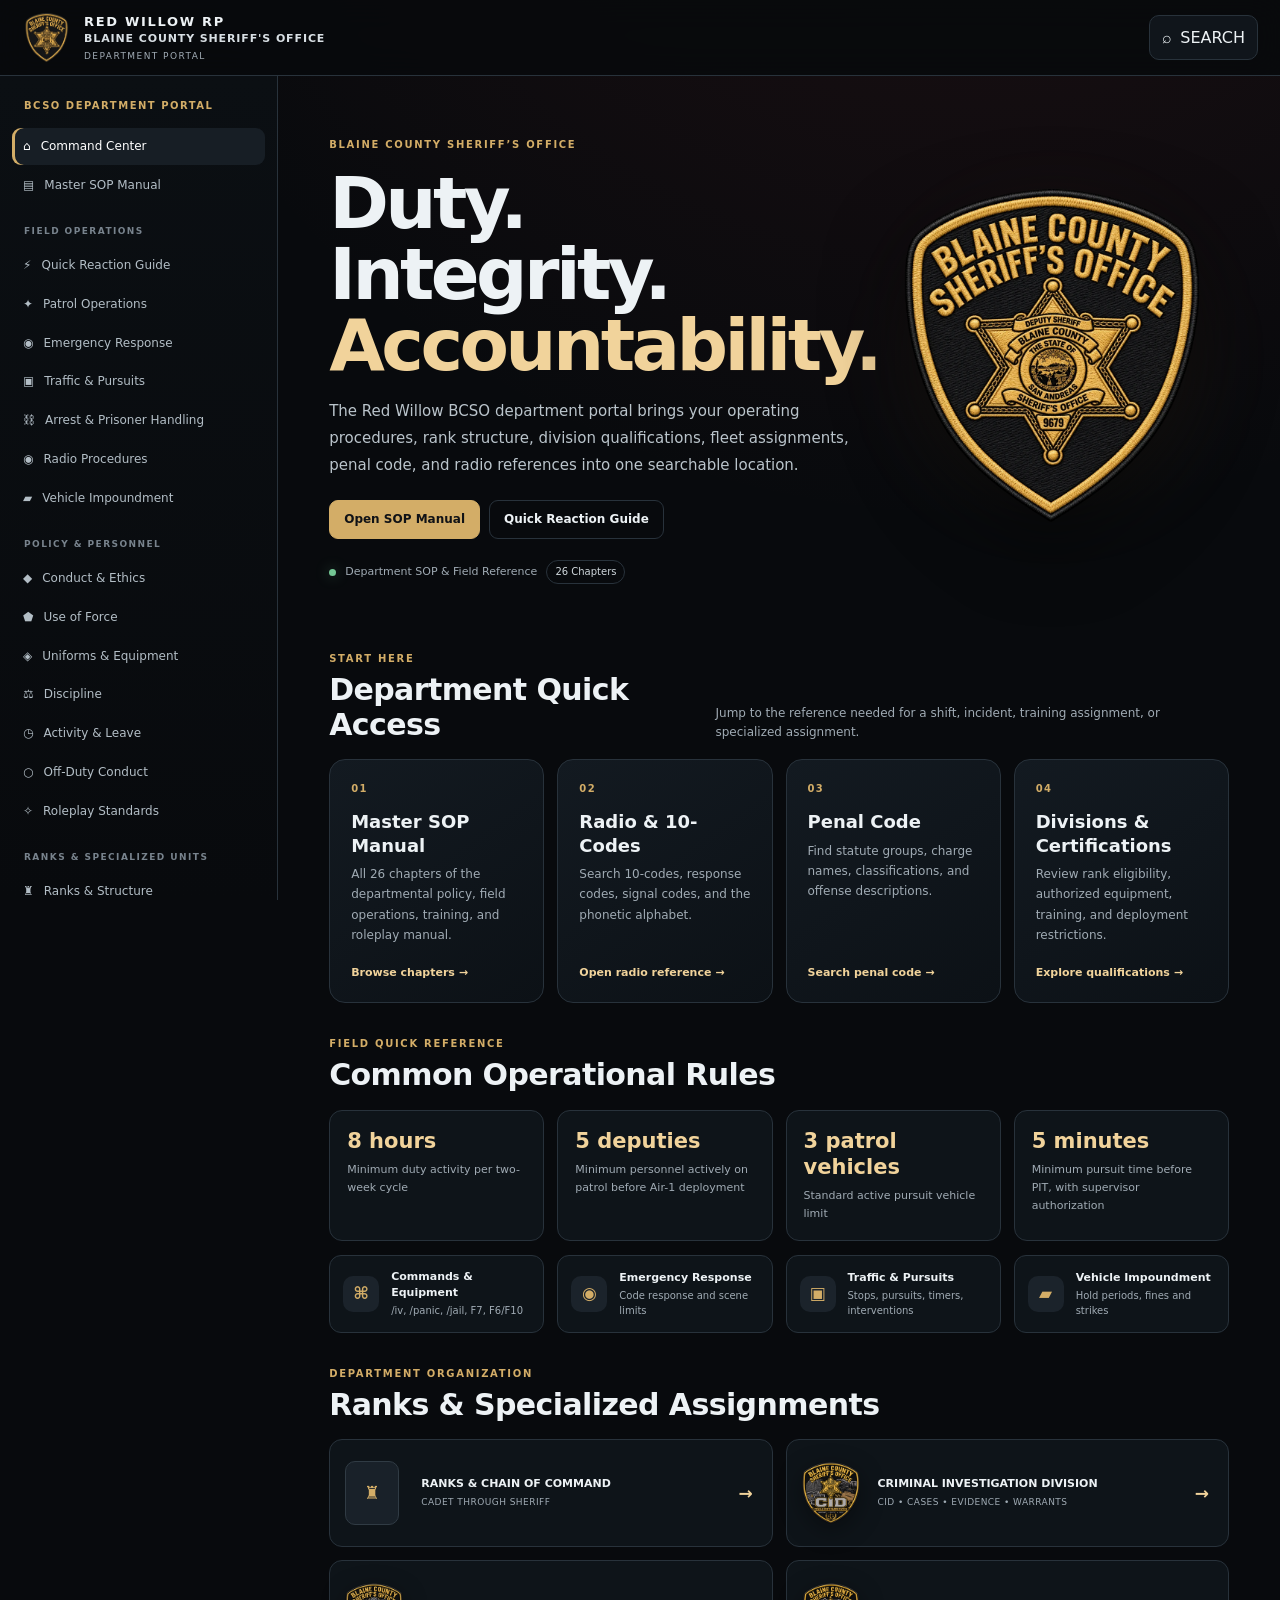
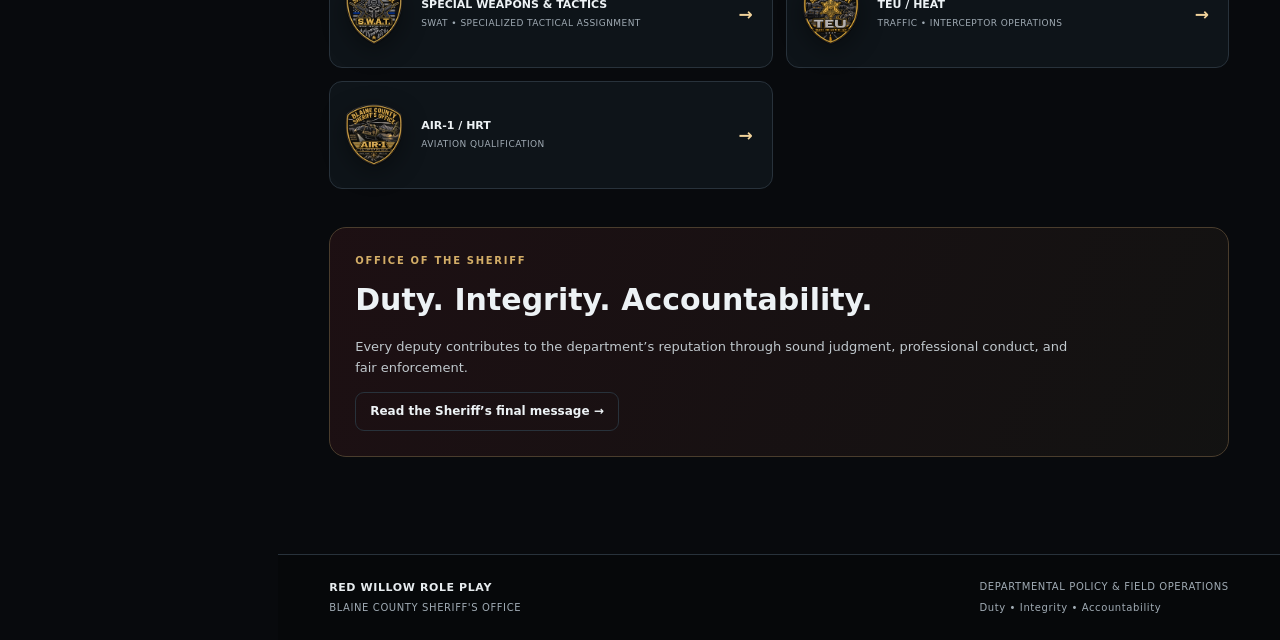
<file: index.html>
<!doctype html>
<html lang="en">
<head>
<meta charset="utf-8"><meta name="viewport" content="width=device-width, initial-scale=1">
<meta name="theme-color" content="#090c10">
<meta name="description" content="Red Willow RP — Blaine County Sheriff's Office Standard Operating Procedures and Department Portal">
<meta property="og:type" content="website">
<meta property="og:site_name" content="Red Willow RP — Blaine County Sheriff's Office">
<meta property="og:title" content="Red Willow BCSO | Department Portal">
<meta property="og:description" content="Department policies, field operations, training, division requirements, and quick references for Red Willow RP's Blaine County Sheriff's Office.">
<meta property="og:url" content="https://curseurgod.github.io/rw-bcso/">
<meta property="og:image" content="https://curseurgod.github.io/rw-bcso/assets/bcso-patch.webp">
<meta property="og:image:alt" content="Blaine County Sheriff's Office patch">
<meta name="twitter:card" content="summary">
<meta name="twitter:title" content="Red Willow BCSO | Department Portal">
<meta name="twitter:description" content="Department policies, field operations, training, division requirements, and quick references for Red Willow RP's Blaine County Sheriff's Office.">
<title>Red Willow BCSO | Department Portal</title>
<link rel="icon" href="assets/bcso-patch.webp" type="image/webp"><link rel="stylesheet" href="styles.css">
</head>
<body>
<div class="app-shell">
<header class="topbar">
  <a class="brand" href="#home" aria-label="Red Willow BCSO Department Portal"><img src="assets/bcso-patch.webp" alt="Blaine County Sheriff's Office patch"><span><b>RED WILLOW RP</b><strong>BLAINE COUNTY SHERIFF'S OFFICE</strong><small>DEPARTMENT PORTAL</small></span></a>
  <div class="top-actions"><button id="searchBtn" class="toolbar-btn" type="button">⌕ <span>SEARCH</span></button><button id="menuBtn" class="toolbar-btn mobile-only" type="button" aria-expanded="false">☰</button></div>
</header>
<aside id="sidebar">
  <div class="side-label">BCSO DEPARTMENT PORTAL</div>
  <a href="#home" data-route="home">⌂ <span>Command Center</span></a>
  <a href="#manual" data-route="manual">▤ <span>Master SOP Manual</span></a>
  <div class="side-heading">FIELD OPERATIONS</div>
  <a href="#quick-reaction" data-route="quick-reaction">⚡ <span>Quick Reaction Guide</span></a>
  <a href="#patrol" data-route="patrol">✦ <span>Patrol Operations</span></a>
  <a href="#response" data-route="response">◉ <span>Emergency Response</span></a>
  <a href="#traffic" data-route="traffic">▣ <span>Traffic & Pursuits</span></a>
  <a href="#arrest" data-route="arrest">⛓ <span>Arrest & Prisoner Handling</span></a>
  <a href="#communications" data-route="communications">◉ <span>Radio Procedures</span></a>
  <a href="#impounding" data-route="impounding">▰ <span>Vehicle Impoundment</span></a>
  <div class="side-heading">POLICY & PERSONNEL</div>
  <a href="#conduct" data-route="conduct">◆ <span>Conduct & Ethics</span></a>
  <a href="#force" data-route="force">⬟ <span>Use of Force</span></a>
  <a href="#uniform" data-route="uniform">◈ <span>Uniforms & Equipment</span></a>
  <a href="#discipline" data-route="discipline">⚖ <span>Discipline</span></a>
  <a href="#activity" data-route="activity">◷ <span>Activity & Leave</span></a>
  <a href="#off-duty" data-route="off-duty">○ <span>Off-Duty Conduct</span></a>
  <a href="#roleplay" data-route="roleplay">✧ <span>Roleplay Standards</span></a>
  <div class="side-heading">RANKS & SPECIALIZED UNITS</div>
  <a href="#structure" data-route="structure">♜ <span>Ranks & Structure</span></a>
  <a href="#certifications" data-route="certifications">★ <span>Certifications</span></a>
  <a href="#vehicles" data-route="vehicles">▤ <span>Authorized Vehicles</span></a>
  <a href="#training" data-route="training">🎓 <span>Academy & FTO</span></a>
  <a href="#cid" data-route="cid">⌕ <span>CID</span></a>
  <a href="#swat" data-route="swat">✚ <span>SWAT</span></a>
  <a href="#teu" data-route="teu">◇ <span>TEU / HEAT</span></a>
  <a href="#air1" data-route="air1">✈ <span>Air-1 / HRT</span></a>
  <div class="side-heading">QUICK REFERENCES</div>
  <a href="#commands" data-route="commands">⌘ <span>Commands & Equipment</span></a>
  <a href="#radio" data-route="radio">◉ <span>Radio / 10-Codes</span></a>
  <a href="#penal-code" data-route="penal-code">§ <span>Penal Code</span></a>
  <a href="#documents" data-route="documents">▧ <span>Forms & Templates</span></a>
  <a href="#wildlife" data-route="wildlife">♧ <span>Wildlife & Hunting</span></a>
  <div class="side-heading">OFFICE OF THE SHERIFF</div>
  <a href="#chapter-26" data-route="chapter-26">✦ <span>Final Message</span></a>
</aside>
<main id="main" tabindex="-1"></main>
<footer><div><b>RED WILLOW ROLE PLAY</b><span>BLAINE COUNTY SHERIFF'S OFFICE</span></div><div><span>DEPARTMENTAL POLICY & FIELD OPERATIONS</span><span>Duty • Integrity • Accountability</span></div></footer>
</div>
<div id="searchModal" class="modal hidden" aria-hidden="true"><div class="modal-card"><button id="closeSearch" class="close" type="button" aria-label="Close search">×</button><div class="eyebrow">PORTAL SEARCH</div><h2>Find a policy, chapter, charge, or radio code</h2><input id="searchInput" type="search" placeholder="Search the department portal…"><div id="searchResults" class="search-results"></div></div></div>
<script src="data/master-sop-data.js"></script><script src="data/penal-code-data.js"></script><script src="data/radio-reference-data.js"></script><script src="data/department-data.js"></script><script src="data/cid-sop-data.js"></script><script src="app.js"></script>
</body></html>
</file>
<file: styles.css>
:root {
  --bg: #080a0d;
  --panel: #10151b;
  --panel-soft: #0d1217;
  --panel-raised: #171e25;
  --line: #28323b;
  --text: #edf2f5;
  --muted: #a0abb4;
  --gold: #d3ad67;
  --gold-light: #f1d39b;
  --red: #b4383d;
  --green: #74c795;
  --radius: 16px;
  --shadow: 0 22px 60px rgba(0, 0, 0, .28);
}

* { box-sizing: border-box; }
html { scroll-behavior: smooth; scroll-padding-top: 90px; }
body {
  margin: 0;
  color: var(--text);
  background: radial-gradient(circle at 76% -18%, rgba(180, 56, 61, .14), transparent 33%), var(--bg);
  font-family: Inter, ui-sans-serif, system-ui, -apple-system, BlinkMacSystemFont, "Segoe UI", Roboto, Arial, sans-serif;
  line-height: 1.6;
}
a { color: inherit; text-decoration: none; }
button, input, select, textarea { font: inherit; }
button, a, input, select, textarea { -webkit-tap-highlight-color: transparent; }
button { cursor: pointer; }
button:focus-visible, a:focus-visible, input:focus-visible, select:focus-visible, textarea:focus-visible, summary:focus-visible { outline: 2px solid var(--gold-light); outline-offset: 3px; }
[hidden] { display: none !important; }

.app-shell { min-height: 100vh; }
.topbar {
  height: 76px; position: sticky; top: 0; z-index: 50;
  display: flex; justify-content: space-between; align-items: center; gap: 16px;
  padding: 0 22px; border-bottom: 1px solid var(--line);
  background: rgba(8, 10, 13, .92); backdrop-filter: blur(16px);
}
.brand { min-width: 0; display: flex; align-items: center; gap: 12px; }
.brand img { width: 50px; height: 50px; object-fit: contain; flex-shrink: 0; }
.brand b, .brand strong, .brand small { display: block; line-height: 1.35; }
.brand b { font-size: 13px; letter-spacing: .13em; }
.brand strong { margin-top: 2px; font-size: 11px; letter-spacing: .08em; color: #d8dfe4; }
.brand small { margin-top: 3px; font-size: 9px; letter-spacing: .16em; color: var(--muted); }
.top-actions { display: flex; align-items: center; gap: 8px; }
.toolbar-btn { display: inline-flex; align-items: center; justify-content: center; gap: 8px; border: 1px solid var(--line); border-radius: 10px; padding: 9px 12px; color: var(--text); background: var(--panel); }
.toolbar-btn:hover { border-color: #66717b; background: var(--panel-raised); }
.mobile-only { display: none; }

#sidebar {
  position: fixed; top: 76px; bottom: 0; left: 0; z-index: 40;
  width: 278px; overflow-y: auto; padding: 18px 12px 32px;
  border-right: 1px solid var(--line);
  background: linear-gradient(180deg, #0b0f13, #080a0d);
  scrollbar-width: thin; scrollbar-color: #2a333b transparent;
}
.side-label { padding: 4px 12px 12px; color: var(--gold); font-size: 10px; font-weight: 900; letter-spacing: .15em; }
.side-heading { padding: 18px 12px 7px; color: #78838d; font-size: 9px; font-weight: 900; letter-spacing: .16em; }
#sidebar a { display: flex; align-items: center; gap: 10px; margin: 2px 0; padding: 10px 11px; border-radius: 9px; color: #b3bec6; font-size: 12px; line-height: 1.4; transition: background .15s, color .15s; }
#sidebar a:hover, #sidebar a.active { background: #171e25; color: #fff; }
#sidebar a.active { box-shadow: inset 3px 0 0 var(--gold); }
#sidebar a:first-letter { color: var(--gold); }
#main { min-height: calc(100vh - 76px); margin-left: 278px; }

.page { width: 100%; max-width: 1500px; margin: 0 auto; padding: 34px clamp(18px, 4vw, 56px) 64px; }
.crumb { display: flex; flex-wrap: wrap; gap: 9px; align-items: center; margin-bottom: 22px; color: var(--muted); font-size: 11px; }
.crumb a { color: var(--gold-light); }
.crumb span:last-child { color: #d8dfe4; }
.page-head { margin: 0 0 24px; padding: 0 0 23px; border-bottom: 1px solid var(--line); }
.page-head h1 { max-width: 1000px; margin: 7px 0 10px; font-size: clamp(30px, 4vw, 44px); line-height: 1.08; letter-spacing: -.035em; }
.page-head p { max-width: 850px; margin: 0; color: var(--muted); font-size: 14px; }
.eyebrow, .kicker { color: var(--gold); font-size: 10px; font-weight: 900; letter-spacing: .17em; text-transform: uppercase; }

.hero { display: grid; grid-template-columns: minmax(0, 1.2fr) minmax(220px, .8fr); align-items: center; gap: 28px; min-height: 425px; padding: 20px 0 34px; }
.hero-copy { min-width: 0; }
.hero h1 { margin: 12px 0 17px; font-size: clamp(43px, 5.7vw, 72px); line-height: .99; letter-spacing: -.05em; }
.hero h1 em { color: var(--gold-light); font-style: normal; }
.hero-lead { max-width: 760px; color: #bac4cb; font-size: 15px; line-height: 1.8; }
.hero-actions, .form-actions, .unit-link-row, .chapter-nav { display: flex; flex-wrap: wrap; align-items: center; gap: 9px; margin-top: 21px; }
.btn, .btn-mini { display: inline-flex; align-items: center; justify-content: center; gap: 8px; border: 1px solid var(--line); border-radius: 9px; padding: 10px 14px; color: var(--text); background: var(--panel); font-size: 12px; font-weight: 800; line-height: 1.4; }
.btn:hover, .btn-mini:hover { border-color: #59656f; background: var(--panel-raised); }
.btn-primary, .btn-mini-gold { border-color: var(--gold); background: var(--gold); color: #101216; }
.btn-primary:hover, .btn-mini-gold:hover { border-color: var(--gold-light); background: var(--gold-light); }
.btn-ghost { background: transparent; }
.hero-patch { display: grid; place-items: center; position: relative; min-width: 0; }
.hero-patch img { display: block; position: relative; z-index: 1; width: min(350px, 90%); height: auto; filter: drop-shadow(0 25px 38px rgba(0, 0, 0, .52)); }
.patch-glow { position: absolute; width: 70%; aspect-ratio: 1; border-radius: 50%; background: rgba(211, 173, 103, .13); filter: blur(46px); }
.status-row { display: flex; align-items: center; flex-wrap: wrap; gap: 9px; margin-top: 21px; color: var(--muted); font-size: 11px; }
.status-dot { width: 7px; height: 7px; border-radius: 50%; background: var(--green); box-shadow: 0 0 14px rgba(116, 199, 149, .45); }
.pill { display: inline-block; border: 1px solid var(--line); border-radius: 999px; padding: 3px 8px; color: #d0d8dd; font-size: 10px; }

.section { margin: 33px 0; }
.section-head { display: flex; justify-content: space-between; align-items: end; gap: 22px; margin: 0 0 17px; }
.section-head h2 { margin: 6px 0 0; font-size: clamp(23px, 2.8vw, 30px); line-height: 1.15; letter-spacing: -.02em; }
.section-head p { max-width: 560px; margin: 0; color: var(--muted); font-size: 12px; }
.compact-head { margin-top: 0; }
.card-grid, .facts-grid, .quick-grid, .rank-grid, .cert-grid, .division-detail-grid, .chapter-grid, .division-grid, .grid2, .two-col, .manual-intro, .application-layout { display: grid; gap: 13px; }
.card-grid { grid-template-columns: repeat(4, minmax(0, 1fr)); }
.feature-card, .chapter-card { display: flex; min-width: 0; flex-direction: column; min-height: 190px; padding: 21px; border: 1px solid var(--line); border-radius: var(--radius); background: linear-gradient(145deg, #131a21, #0c1116); transition: transform .18s, border-color .18s; }
.feature-card:hover, .chapter-card:hover { transform: translateY(-3px); border-color: #606c76; }
.card-kicker, .chapter-number { color: var(--gold); font-size: 10px; font-weight: 900; letter-spacing: .14em; }
.feature-card h3, .chapter-card h3 { margin: 13px 0 7px; font-size: 18px; line-height: 1.3; }
.feature-card p, .chapter-card p { margin: 0; color: var(--muted); font-size: 12px; line-height: 1.7; }
.card-link { margin-top: auto; padding-top: 18px; color: var(--gold-light); font-size: 11px; font-weight: 900; }
.four-cards { grid-template-columns: repeat(4, minmax(0, 1fr)); }
.facts-grid { grid-template-columns: repeat(4, minmax(0, 1fr)); }
.fact-card { min-width: 0; padding: 17px; border: 1px solid var(--line); border-radius: 13px; background: #0e1419; }
.fact-card strong { display: block; color: var(--gold-light); font-size: 21px; line-height: 1.25; }
.fact-card span { display: block; margin-top: 7px; color: var(--muted); font-size: 11px; line-height: 1.65; }
.compact-facts { margin: 20px 0; }
.compact-facts .fact-card strong { font-size: 16px; }
.quick-grid { grid-template-columns: repeat(4, minmax(0, 1fr)); margin-top: 14px; }
.quick { display: grid; grid-template-columns: 38px minmax(0, 1fr); grid-template-rows: auto auto; gap: 4px 10px; align-items: center; padding: 13px; border: 1px solid var(--line); border-radius: 12px; background: #0e1419; transition: border-color .15s, transform .15s; }
.quick:hover { border-color: #606c76; transform: translateY(-2px); }
.quick b { grid-row: 1 / span 2; display: grid; place-items: center; width: 36px; height: 36px; border-radius: 10px; color: var(--gold); background: #1b232b; font-size: 17px; }
.quick span { font-size: 11px; font-weight: 900; line-height: 1.4; }
.quick small { color: var(--muted); font-size: 10px; line-height: 1.45; }
.division-grid { grid-template-columns: repeat(2, minmax(0, 1fr)); }
.division { display: grid; grid-template-columns: 44px minmax(0, 1fr) 20px; align-items: center; gap: 12px; padding: 15px; border: 1px solid var(--line); border-radius: 13px; background: #0e1419; }
.division:hover { border-color: #606c76; }
.division-icon, .cert-icon { display: grid; place-items: center; width: 44px; height: 44px; border-radius: 12px; border: 1px solid #303b44; background: #192129; color: var(--gold); font-size: 18px; }
.division b, .division small { display: block; }
.division b { font-size: 11px; line-height: 1.45; }
.division small { margin-top: 4px; color: var(--muted); font-size: 9px; letter-spacing: .05em; line-height: 1.5; }
.division > span:last-child { color: var(--gold-light); }
.closing-panel { margin-top: 38px; padding: 25px; border: 1px solid #4a3d2d; border-radius: 17px; background: linear-gradient(115deg, rgba(180, 56, 61, .12), rgba(211, 173, 103, .05)); }
.closing-panel h2 { margin: 7px 0; font-size: clamp(23px, 3vw, 30px); }
.closing-panel p { max-width: 720px; color: #c0c8cd; font-size: 13px; }
.motto { color: var(--gold-light); font-size: 10px; font-weight: 900; letter-spacing: .19em; }

.policy, .panel, .chapter-excerpt, .rank-card, .cert-card, .division-detail, .source-sop-body { min-width: 0; border: 1px solid var(--line); border-radius: 15px; background: linear-gradient(145deg, #11171d, #0c1115); }
.policy { margin: 12px 0; padding: 20px; }
.policy h2, .policy h3 { margin-top: 0; }
.policy p, .policy li { color: #c1cbd1; font-size: 13px; }
.panel { padding: 23px; box-shadow: var(--shadow); }
.panel h2 { margin: 5px 0 12px; font-size: 22px; }
.panel p { color: var(--muted); font-size: 13px; }
.manual-intro { grid-template-columns: repeat(2, minmax(0, 1fr)); }
.chapter-group { margin: 29px 0; }
.chapter-grid { grid-template-columns: repeat(3, minmax(0, 1fr)); }
.chapter-card { min-height: 166px; padding: 18px; }
.chapter-card h3 { font-size: 16px; }
.chapter-excerpt { margin: 18px 0; padding: 20px; }
.chapter-excerpt h2 { margin-top: 5px; }
.chapter-shortcuts { margin: 25px 0; }
.chapter-shortcuts > h2 { margin: 14px 0; font-size: 22px; }
.rank-grid { grid-template-columns: repeat(3, minmax(0, 1fr)); margin: 17px 0; }
.rank-card { padding: 18px; }
.rank-card h3 { margin: 8px 0; font-size: 17px; }
.rank-card p { margin: 0; color: var(--muted); font-size: 12px; }
.cert-grid { grid-template-columns: repeat(2, minmax(0, 1fr)); }
.cert-card { padding: 21px; }
.cert-card h2 { margin: 12px 0 6px; font-size: 21px; }
.cert-card > p { color: var(--gold-light); font-size: 12px; font-weight: 800; }
.cert-icon { font-size: 20px; }
.division-detail-grid { grid-template-columns: repeat(2, minmax(0, 1fr)); }
.division-detail { padding: 19px; }
.division-detail-head { display: flex; justify-content: space-between; align-items: center; gap: 12px; }
.division-detail h3 { margin: 13px 0 7px; font-size: 19px; }
.division-detail p { color: var(--muted); font-size: 12px; }
.branch-tag { display: inline-block; border: 1px solid var(--line); border-radius: 999px; padding: 4px 8px; color: #d6dde1; font-size: 9px; font-weight: 900; letter-spacing: .1em; }
.clean-list { margin: 10px 0 18px; padding-left: 19px; color: #c3ccd2; }
.clean-list li { margin: 6px 0; font-size: 12px; line-height: 1.65; }

.source-sop-body { margin: 17px 0 24px; padding: clamp(18px, 3vw, 32px); overflow-wrap: anywhere; }
.sop-heading { margin: 31px 0 12px; padding-bottom: 9px; border-bottom: 1px solid rgba(211, 173, 103, .23); color: #f2dbae; font-size: 23px; line-height: 1.28; }
.sop-subheading { margin: 23px 0 8px; color: #e6edf1; font-size: 17px; line-height: 1.35; }
.sop-paragraph { margin: 9px 0 13px; color: #c8d1d7; font-size: 13px; line-height: 1.8; }
.sop-list { margin: 7px 0 18px; padding-left: 24px; color: #c8d1d7; }
.sop-list li { padding: 4px 0; font-size: 13px; line-height: 1.7; }
.sop-list li::marker { color: var(--gold); }
.sop-toc { margin: 14px 0; border: 1px solid var(--line); border-radius: 12px; background: #0c1116; }
.sop-toc summary { cursor: pointer; padding: 13px 15px; color: var(--gold-light); font-size: 12px; font-weight: 900; }
.sop-toc-links { display: grid; grid-template-columns: repeat(2, minmax(0, 1fr)); gap: 5px 15px; padding: 0 15px 15px; }
.sop-toc-links a { color: #c3cdd3; padding: 4px 0; font-size: 11px; }
.sop-toc-links a:hover { color: #fff; }
.chapter-nav { justify-content: space-between; margin-top: 23px; }
.resource-link-card { display: flex; align-items: center; justify-content: space-between; gap: 10px; margin: 8px 0; padding: 14px 16px; border: 1px solid var(--line); border-radius: 11px; background: #10171d; }
.resource-link-card strong { color: #e4ebef; font-size: 12px; }
.resource-link-card span { color: var(--gold-light); font-size: 11px; font-weight: 900; }

.table-wrap { width: 100%; overflow: auto; border: 1px solid var(--line); border-radius: 13px; background: #0c1116; }
.table-wrap table { width: 100%; border-collapse: collapse; min-width: 580px; }
.table-wrap th, .table-wrap td { padding: 12px 14px; border-bottom: 1px solid var(--line); text-align: left; vertical-align: top; }
.table-wrap th { background: #141b22; color: var(--gold); font-size: 9px; font-weight: 900; letter-spacing: .12em; text-transform: uppercase; }
.table-wrap td { color: #cbd4d9; font-size: 12px; line-height: 1.6; }
.table-wrap tr:last-child td { border-bottom: 0; }
.penal-table-wrap table { min-width: 960px; }
.statute-cell { color: var(--gold-light) !important; font-weight: 900; white-space: nowrap; }
.class-chip { display: inline-block; border: 1px solid #355040; border-radius: 999px; padding: 3px 7px; color: #93d7a9; font-size: 10px; white-space: nowrap; }
.reference-count-row { display: flex; flex-wrap: wrap; gap: 10px; margin: 16px 0; }
.reference-count { display: flex; align-items: baseline; gap: 8px; padding: 12px 14px; border: 1px solid var(--line); border-radius: 11px; background: #0d1318; }
.reference-count b { color: var(--gold-light); font-size: 17px; }
.reference-count span { color: var(--muted); font-size: 11px; }
.reference-toolbar { display: grid; grid-template-columns: minmax(0, 1fr) minmax(180px, 300px) auto; align-items: center; gap: 10px; margin: 17px 0; }
.reference-toolbar input, .reference-toolbar select, .application-form input, .application-form select, .application-form textarea, .application-output textarea { width: 100%; min-width: 0; border: 1px solid #323d47; border-radius: 10px; padding: 11px 12px; color: #edf2f5; background: #090d11; outline: none; }
.reference-toolbar input::placeholder, .application-form input::placeholder, .application-form textarea::placeholder { color: #6f7b85; }
.reference-toolbar select, .application-form select { color-scheme: dark; }
.results-count { color: var(--muted); font-size: 10px; white-space: nowrap; }
.phonetic-grid { display: grid; grid-template-columns: repeat(6, minmax(0, 1fr)); gap: 8px; }
.phonetic-item { display: flex; align-items: center; gap: 9px; min-width: 0; padding: 9px; border: 1px solid var(--line); border-radius: 9px; background: #0d1318; color: #d0d8dd; font-size: 11px; }
.phonetic-item b { display: grid; place-items: center; min-width: 27px; height: 27px; border-radius: 7px; color: var(--gold-light); background: #1a2229; }

.command-grid { display: grid; grid-template-columns: repeat(2, minmax(0, 1fr)); gap: 12px; }
.command { display: grid; grid-template-columns: minmax(0, 1fr) auto; align-items: center; gap: 8px 14px; min-width: 0; padding: 15px; border: 1px solid var(--line); border-radius: 12px; background: #0d1318; }
.command code { grid-row: 1 / span 2; align-self: center; color: var(--gold-light); font-size: 15px; overflow-wrap: anywhere; }
.command span { grid-column: 1; color: var(--muted); font-size: 11px; }
.command button { grid-column: 2; grid-row: 1 / span 2; border: 1px solid var(--line); border-radius: 8px; padding: 7px 9px; color: #edf2f5; background: #1a2229; font-size: 11px; }
.command button:hover { border-color: var(--gold); }

.application-layout { grid-template-columns: minmax(0, 1fr) minmax(0, 1fr); align-items: start; }
.application-form p { margin: 8px 0; }
.field-label { display: block; margin: 15px 0 6px; color: #d8e0e4; font-size: 11px; font-weight: 800; }
.application-form textarea { resize: vertical; }
.application-output textarea { min-height: 500px; resize: vertical; font: 11px/1.65 ui-monospace, SFMono-Regular, Consolas, monospace; color: #d8e1e6; }
.form-actions { margin-top: 15px; }
.muted { color: var(--muted); font-size: 11px; line-height: 1.65; }

footer { display: flex; justify-content: space-between; flex-wrap: wrap; gap: 18px; margin-left: 278px; padding: 24px clamp(18px, 4vw, 56px); border-top: 1px solid var(--line); color: var(--muted); background: #06080a; font-size: 10px; letter-spacing: .06em; }
footer b, footer span { display: block; }
footer b { margin-bottom: 4px; color: #e7ecef; font-size: 11px; }
footer span + span { margin-top: 5px; }

.modal { position: fixed; inset: 0; z-index: 100; overflow-y: auto; padding: 7vh 18px; background: rgba(0, 0, 0, .76); backdrop-filter: blur(8px); }
.modal.hidden { display: none; }
.modal-card { position: relative; max-width: 760px; margin: 0 auto; padding: 25px; border: 1px solid #35404a; border-radius: 17px; background: #11171d; box-shadow: 0 35px 100px rgba(0, 0, 0, .6); }
.modal-card h2 { margin: 7px 40px 16px 0; font-size: 23px; line-height: 1.25; }
.modal-card input { width: 100%; padding: 13px 14px; border: 1px solid #323d47; border-radius: 10px; outline: none; color: #fff; background: #090d11; }
.close { position: absolute; top: 15px; right: 15px; display: grid; place-items: center; width: 34px; height: 34px; border: 1px solid var(--line); border-radius: 8px; color: #fff; background: #192128; font-size: 20px; }
.search-results { max-height: 55vh; overflow: auto; margin-top: 11px; }
.result { display: block; padding: 12px 10px; border-top: 1px solid var(--line); border-radius: 5px; }
.result:hover { background: #171e25; }
.result strong, .result small { display: block; }
.result strong { font-size: 12px; }
.result small { margin-top: 3px; color: var(--muted); font-size: 10px; line-height: 1.5; }

@media (max-width: 1180px) {
  .card-grid, .four-cards { grid-template-columns: repeat(2, minmax(0, 1fr)); }
  .quick-grid { grid-template-columns: repeat(2, minmax(0, 1fr)); }
  .chapter-grid { grid-template-columns: repeat(2, minmax(0, 1fr)); }
  .facts-grid { grid-template-columns: repeat(2, minmax(0, 1fr)); }
  .rank-grid { grid-template-columns: repeat(2, minmax(0, 1fr)); }
  .phonetic-grid { grid-template-columns: repeat(4, minmax(0, 1fr)); }
}
@media (max-width: 900px) {
  #sidebar { display: none; top: 76px; bottom: 0; width: min(320px, 88vw); border-right: 1px solid var(--line); box-shadow: 25px 0 65px rgba(0,0,0,.42); }
  #sidebar.mobile-open { display: block; }
  .mobile-only { display: inline-flex; }
  #main, footer { margin-left: 0; }
  .hero { min-height: 0; grid-template-columns: minmax(0, 1fr); padding-top: 24px; }
  .hero-patch { order: -1; justify-self: start; width: 190px; }
  .hero-patch img { width: 180px; }
  .manual-intro, .application-layout { grid-template-columns: minmax(0, 1fr); }
  .division-detail-grid { grid-template-columns: repeat(2, minmax(0, 1fr)); }
  .command-grid { grid-template-columns: minmax(0, 1fr); }
}
@media (max-width: 620px) {
  .topbar { height: 68px; padding: 0 12px; }
  .brand img { width: 42px; height: 42px; }
  .brand b { font-size: 11px; }
  .brand strong { max-width: 210px; font-size: 9px; letter-spacing: .05em; }
  .brand small { font-size: 8px; }
  #sidebar { top: 68px; }
  .toolbar-btn { padding: 8px 10px; }
  .toolbar-btn span { display: none; }
  .page { padding: 25px 14px 48px; }
  .hero { gap: 10px; padding-top: 12px; }
  .hero h1 { font-size: 44px; }
  .hero-lead { font-size: 13px; }
  .section { margin: 27px 0; }
  .section-head { display: block; }
  .section-head p { margin-top: 9px; }
  .card-grid, .four-cards, .quick-grid, .facts-grid, .rank-grid, .cert-grid, .division-detail-grid, .chapter-grid, .division-grid, .grid2, .two-col { grid-template-columns: minmax(0, 1fr); }
  .sop-toc-links { grid-template-columns: minmax(0, 1fr); }
  .phonetic-grid { grid-template-columns: repeat(2, minmax(0, 1fr)); }
  .reference-toolbar { grid-template-columns: minmax(0, 1fr); }
  .reference-count-row { display: grid; grid-template-columns: minmax(0, 1fr); }
  .chapter-nav { align-items: stretch; }
  .chapter-nav a { max-width: 100%; }
  .source-sop-body { padding: 16px; }
  .sop-heading { font-size: 20px; }
  .sop-subheading { font-size: 16px; }
  .panel, .policy, .chapter-excerpt { padding: 17px; }
  footer { display: block; padding: 22px 15px; }
  footer > div + div { margin-top: 14px; }
  .modal { padding: 4vh 10px; }
  .modal-card { padding: 20px 15px; }
}
@media print {
  body { color: #111; background: #fff; }
  .topbar, #sidebar, footer, .crumb, .hero-actions, .form-actions, .unit-link-row, .chapter-nav, .sop-toc { display: none !important; }
  #main { margin: 0; }
  .page { max-width: none; padding: 0; }
  .source-sop-body, .policy, .panel, .chapter-excerpt { color: #111; background: #fff; border: 0; box-shadow: none; }
  .sop-heading, .sop-subheading, .sop-paragraph, .sop-list, .table-wrap td { color: #111 !important; }
  .table-wrap { overflow: visible; }
  .table-wrap table { min-width: 0; }
  .table-wrap th, .table-wrap td { padding: 6px; font-size: 9pt; }
}


/* V7 polish: calmer long-form reading rhythm and consistent vehicle-price columns. */
.source-sop-body {
  max-width: 1280px;
  margin: 18px auto 26px;
  padding: clamp(22px, 3.2vw, 42px);
  line-height: 1.8;
}
.sop-heading {
  margin: 36px 0 15px;
  padding: 0 0 10px 14px;
  border-left: 3px solid var(--gold);
  border-bottom: 1px solid rgba(211,173,103,.23);
  color: #f2dbae;
  font-size: clamp(20px, 2.2vw, 25px);
  line-height: 1.28;
  letter-spacing: -.015em;
}
.sop-heading:first-child { margin-top: 0; }
.sop-subheading {
  margin: 27px 0 9px;
  color: #f0e2c5;
  font-size: clamp(15px, 1.4vw, 18px);
  line-height: 1.4;
  font-weight: 800;
}
.sop-paragraph {
  max-width: 1060px;
  margin: 12px 0 16px;
  color: #cbd4da;
  font-size: 14px;
  line-height: 1.85;
  overflow-wrap: anywhere;
}
.sop-list {
  max-width: 1120px;
  margin: 15px 0 22px;
  padding: 13px 22px 13px 42px;
  border: 1px solid rgba(40,50,59,.9);
  border-left: 2px solid rgba(211,173,103,.75);
  border-radius: 0 12px 12px 0;
  background: rgba(13,18,23,.62);
}
.sop-list li { padding: 5px 0; color: #cbd4da; font-size: 13px; line-height: 1.75; }
.sop-label-line {
  margin: 20px 0 8px;
  color: var(--gold-light);
  font-size: 10px;
  line-height: 1.5;
  font-weight: 900;
  letter-spacing: .14em;
}
.sop-note {
  max-width: 1060px;
  display: grid;
  grid-template-columns: 88px minmax(0,1fr);
  align-items: start;
  gap: 10px;
  margin: 18px 0;
  padding: 14px 16px;
  border: 1px solid #4a3d2d;
  border-radius: 11px;
  background: linear-gradient(100deg, rgba(211,173,103,.09), rgba(13,18,23,.6));
}
.sop-note > strong { color: var(--gold-light); font-size: 10px; text-transform: uppercase; letter-spacing: .1em; padding-top: 3px; }
.sop-note p { margin: 0; color: #d0d7dc; font-size: 13px; line-height: 1.75; }
.sop-example-card {
  max-width: 1100px;
  margin: 20px 0 24px;
  padding: 17px 20px 10px;
  border: 1px solid #36414a;
  border-left: 3px solid var(--gold);
  border-radius: 12px;
  background: linear-gradient(115deg, rgba(211,173,103,.07), rgba(13,18,23,.78));
}
.sop-example-label { color: var(--gold-light); font-size: 10px; text-transform: uppercase; font-weight: 900; letter-spacing: .14em; margin: 0 0 9px; }
.sop-example-card .sop-paragraph:last-child { margin-bottom: 8px; }
.sop-signature {
  max-width: 920px;
  margin: 36px auto 8px;
  padding: 32px 24px 28px;
  border: 1px solid rgba(211,173,103,.38);
  border-radius: 17px;
  background: radial-gradient(circle at 50% 0%, rgba(180,56,61,.13), transparent 55%), linear-gradient(145deg,#121920,#0b1014);
  text-align: center;
}
.sop-signature .signature-rule { width: 84px; height: 3px; margin: 0 auto 18px; background: var(--gold); border-radius: 10px; }
.sop-signature strong, .sop-signature span, .sop-signature b, .sop-signature small { display: block; }
.sop-signature strong { color: #f2dbae; font-size: clamp(15px,2vw,19px); letter-spacing: .09em; }
.sop-signature span { margin-top: 5px; color: #d2dbe0; font-size: 12px; letter-spacing: .16em; }
.sop-signature .signature-motto { margin-top: 22px; color: var(--gold-light); font-size: 12px; letter-spacing: .2em; }
.sop-signature small { margin-top: 24px; color: #89959e; font-size: 9px; letter-spacing: .17em; }
.closing-document { background: radial-gradient(circle at 50% 0%, rgba(211,173,103,.06), transparent 42%), linear-gradient(145deg,#11171d,#0b1014); }
.vehicle-sop-body .sop-heading { margin: 19px 0 9px; padding-bottom: 7px; font-size: clamp(18px,1.8vw,21px); }
.vehicle-table-wrap { margin: 0 0 13px; }
.vehicle-table-wrap table.vehicle-table { min-width: 0; width: 100%; table-layout: fixed; }
.vehicle-table .vehicle-name-column { width: auto; }
.vehicle-table .vehicle-price-column { width: 165px; }
.vehicle-table th:last-child, .vehicle-table td:last-child { width: 165px; text-align: right; white-space: nowrap; font-variant-numeric: tabular-nums; }
.vehicle-table th, .vehicle-table td { padding-top: 8px; padding-bottom: 8px; }
.vehicle-table th:last-child { padding-right: 22px; }
.vehicle-table td:last-child { padding-right: 22px; color: #e0e8ed; }
.vehicle-sop-body .vehicle-table-wrap { max-width: 100%; }
.chapter-excerpt.vehicle-sop-body { padding: 21px; }
.chapter-excerpt.vehicle-sop-body .sop-heading { margin-top: 19px; font-size: 20px; }
.chapter-excerpt.vehicle-sop-body .sop-paragraph { font-size: 13px; }

@media (max-width: 760px) {
  .source-sop-body { padding: 18px 15px; }
  .sop-heading { margin-top: 28px; font-size: 20px; }
  .sop-paragraph { font-size: 13px; }
  .sop-list { padding: 10px 14px 10px 32px; }
  .sop-note { grid-template-columns: minmax(0,1fr); gap: 4px; }
  .sop-signature { padding: 26px 16px; }
  .vehicle-table-wrap table.vehicle-table { min-width: 430px; }
  .vehicle-table .vehicle-price-column, .vehicle-table th:last-child, .vehicle-table td:last-child { width: 125px; }
  .vehicle-table th:last-child, .vehicle-table td:last-child { padding-right: 14px; }
}
@media print {
  .sop-example-card, .sop-note, .sop-list { background: #fff; }
  .sop-signature { border: 1px solid #777; background: #fff; }
  .sop-signature strong, .sop-signature span, .sop-signature .signature-motto, .sop-signature small { color: #111; }
}


/* V8 division artwork and TEU unit SOP presentation */
.division { grid-template-columns: 64px minmax(0,1fr) 18px; min-height: 96px; }
.division-logo-thumb { display:block; width:58px; height:76px; object-fit:contain; filter:drop-shadow(0 7px 12px rgba(0,0,0,.38)); }
.division-icon { width:54px; height:64px; border-radius:10px; }
.division-arrow { color:var(--gold-light); font-size:17px; font-weight:800; }
.division-detail-head { display:flex; justify-content:space-between; align-items:start; gap:12px; min-height:120px; }
.division-detail-logo { display:block; width:105px; height:122px; object-fit:contain; filter:drop-shadow(0 8px 13px rgba(0,0,0,.36)); }
.division-card-actions { display:flex; flex-wrap:wrap; gap:8px; margin-top:12px; }
.unit-hero { display:grid; grid-template-columns:minmax(190px, .6fr) minmax(0,1.4fr); gap:clamp(20px,4vw,44px); align-items:center; margin:18px 0 27px; padding:clamp(19px,3vw,32px); border:1px solid #343c43; border-radius:18px; background:radial-gradient(circle at 16% 20%,rgba(211,173,103,.11),transparent 44%),linear-gradient(145deg,#141a20,#0b1014); box-shadow:var(--shadow); }
.unit-hero-art { display:grid; place-items:center; min-width:0; min-height:190px; }
.unit-hero-patch { display:block; width:min(100%,270px); max-height:320px; object-fit:contain; filter:drop-shadow(0 16px 20px rgba(0,0,0,.5)); }
.unit-hero-copy h2 { margin:8px 0 12px; font-size:clamp(24px,3vw,36px); line-height:1.13; letter-spacing:-.025em; }
.unit-hero-copy p { max-width:740px; color:#bcc6cd; font-size:14px; line-height:1.85; }
.unit-hero-actions { display:flex; flex-wrap:wrap; gap:9px; margin-top:18px; }
.unit-lead-grid { display:grid; grid-template-columns:repeat(2,minmax(0,1fr)); gap:12px; margin-top:20px; }
.unit-lead-grid > div { padding:15px 16px; border:1px solid var(--line); border-radius:12px; background:#0c1116; }
.unit-lead-grid span { display:block; color:var(--gold); font-size:9px; font-weight:900; letter-spacing:.14em; }
.unit-lead-grid strong { display:block; margin-top:6px; color:#e8edf0; font-size:13px; }
.teu-document-intro > p { max-width:1000px; color:#cbd4da; font-size:14px; line-height:1.9; }
.teu-role-grid,.teu-rule-grid { display:grid; grid-template-columns:repeat(2,minmax(0,1fr)); gap:14px; }
.teu-role-card,.teu-rule-card { min-width:0; padding:clamp(17px,2.5vw,24px); border:1px solid var(--line); border-radius:15px; background:linear-gradient(145deg,#121920,#0c1116); }
.teu-role-label { color:var(--gold); font-size:9px; letter-spacing:.16em; font-weight:900; }
.teu-role-card h3,.teu-rule-card h3 { margin:7px 0 8px; font-size:19px; line-height:1.3; }
.teu-role-card .clean-list { margin-top:12px; }
.teu-callout { display:flex; flex-wrap:wrap; align-items:center; gap:9px 20px; margin:17px 0 0; padding:16px 18px; border:1px solid rgba(211,173,103,.35); border-left:3px solid var(--gold); border-radius:12px; background:linear-gradient(100deg,rgba(211,173,103,.08),rgba(13,18,23,.55)); }
.teu-callout strong { color:var(--gold-light); font-size:12px; white-space:nowrap; }
.teu-callout p { flex:1 1 300px; margin:0; color:#c5ced4; font-size:12px; line-height:1.7; }
.teu-rule-card { position:relative; padding-top:25px; }
.teu-rule-card p { color:#bac4cb; font-size:12px; line-height:1.8; margin-bottom:0; }
.rule-number { position:absolute; top:15px; right:17px; color:rgba(211,173,103,.55); font-size:12px; font-weight:900; letter-spacing:.12em; }
.teu-incident-grid { display:grid; grid-template-columns:repeat(3,minmax(0,1fr)); gap:10px; }
.teu-incident { display:flex; align-items:center; gap:12px; min-height:66px; padding:13px 15px; border:1px solid var(--line); border-radius:12px; background:#0e1419; }
.teu-incident span { color:var(--gold); font-size:10px; font-weight:900; letter-spacing:.1em; }
.teu-incident strong { color:#dce3e8; font-size:12px; line-height:1.5; }
.teu-final-notice { margin:23px 0 29px; padding:20px 22px; border:1px solid rgba(180,56,61,.45); border-left:3px solid var(--red); border-radius:13px; background:linear-gradient(110deg,rgba(180,56,61,.1),#0d1217 70%); }
.teu-final-notice p { margin:8px 0 0; max-width:1000px; color:#cbd4da; font-size:13px; line-height:1.85; }
@media(max-width:800px){
 .unit-hero { grid-template-columns:minmax(0,1fr); gap:14px; }
 .unit-hero-art { min-height:0; justify-self:start; width:180px; }
 .unit-hero-patch { width:165px; max-height:220px; }
 .teu-incident-grid { grid-template-columns:repeat(2,minmax(0,1fr)); }
}
@media(max-width:620px){
 .division { grid-template-columns:58px minmax(0,1fr) 14px; gap:9px; padding:12px; }
 .division-logo-thumb { width:52px; height:67px; }
 .division-detail-logo { width:85px; height:100px; }
 .unit-lead-grid,.teu-role-grid,.teu-rule-grid,.teu-incident-grid { grid-template-columns:minmax(0,1fr); }
 .teu-callout { align-items:start; }
}


/* V9: final Office of the Sheriff chapter and nested TEU/HEAT motorcycle section */
.closing-ceremony{max-width:980px;margin:22px auto 36px;border:1px solid var(--line);border-radius:24px;overflow:hidden;background:linear-gradient(160deg,rgba(211,166,75,.075),transparent 35%),var(--panel);box-shadow:var(--shadow)}
.closing-emblem{padding:38px 34px 32px;text-align:center;border-bottom:1px solid var(--line);background:radial-gradient(circle at 50% 0,rgba(211,166,75,.12),transparent 60%)}
.closing-emblem img{display:block;width:min(148px,38vw);max-height:160px;object-fit:contain;margin:0 auto 22px;filter:drop-shadow(0 12px 24px rgba(0,0,0,.35))}
.closing-emblem h2{font-size:clamp(28px,4vw,42px);letter-spacing:-.035em;line-height:1.08;margin:9px 0 13px;color:var(--text)}
.closing-deck{max-width:620px;margin:0 auto;color:var(--gold);font-size:clamp(15px,2vw,18px);font-weight:600;line-height:1.55}
.closing-message{max-width:780px;margin:0 auto;padding:35px clamp(20px,5vw,52px) 24px}
.closing-message p{font-size:16px;line-height:1.9;color:var(--text);margin:0 0 20px}
.closing-message blockquote{margin:28px 0 4px;padding:22px 25px;border-left:3px solid var(--gold);background:rgba(211,166,75,.075);border-radius:0 12px 12px 0;color:#f4dfb5;font-size:clamp(18px,2.5vw,23px);line-height:1.55;font-weight:600}
.closing-signoff{padding:25px 22px 34px;text-align:center;border-top:1px solid var(--line);background:rgba(0,0,0,.14)}
.closing-divider{display:flex;align-items:center;justify-content:center;gap:16px;margin:0 auto 18px;color:var(--gold);letter-spacing:.12em}
.closing-divider span{height:1px;width:min(100px,18vw);background:linear-gradient(90deg,transparent,var(--gold))}.closing-divider span:last-child{transform:scaleX(-1)}
.closing-signoff>strong,.closing-office,.closing-motto,.closing-signoff small{display:block}
.closing-signoff>strong{font-size:clamp(14px,2vw,18px);letter-spacing:.1em;color:var(--text)}
.closing-office{font-size:12px;letter-spacing:.2em;color:var(--muted);margin-top:7px}
.closing-motto{font-size:14px;color:var(--gold);letter-spacing:.1em;margin-top:19px}
.closing-signoff small{margin-top:22px;color:var(--muted);font-size:10px;letter-spacing:.2em}
.teu-certification-section .teu-role-card .table-wrap{margin:18px 0}.teu-certification-section .compact-table{min-width:0}.teu-certification-section .compact-table th,.teu-certification-section .compact-table td{padding:10px 12px}
@media(max-width:650px){.closing-emblem{padding:28px 18px 24px}.closing-message{padding:26px 20px 18px}.closing-message p{font-size:15px;line-height:1.8}.closing-message blockquote{padding:17px 18px}.closing-signoff{padding:22px 15px 28px}}
@media print{.closing-ceremony{box-shadow:none;border-color:#aaa;background:#fff;color:#111}.closing-message p,.closing-emblem h2,.closing-signoff>strong{color:#111}.closing-emblem,.closing-signoff{background:#fff}.closing-message blockquote{color:#222;background:#f7f2e8}}
</file>
